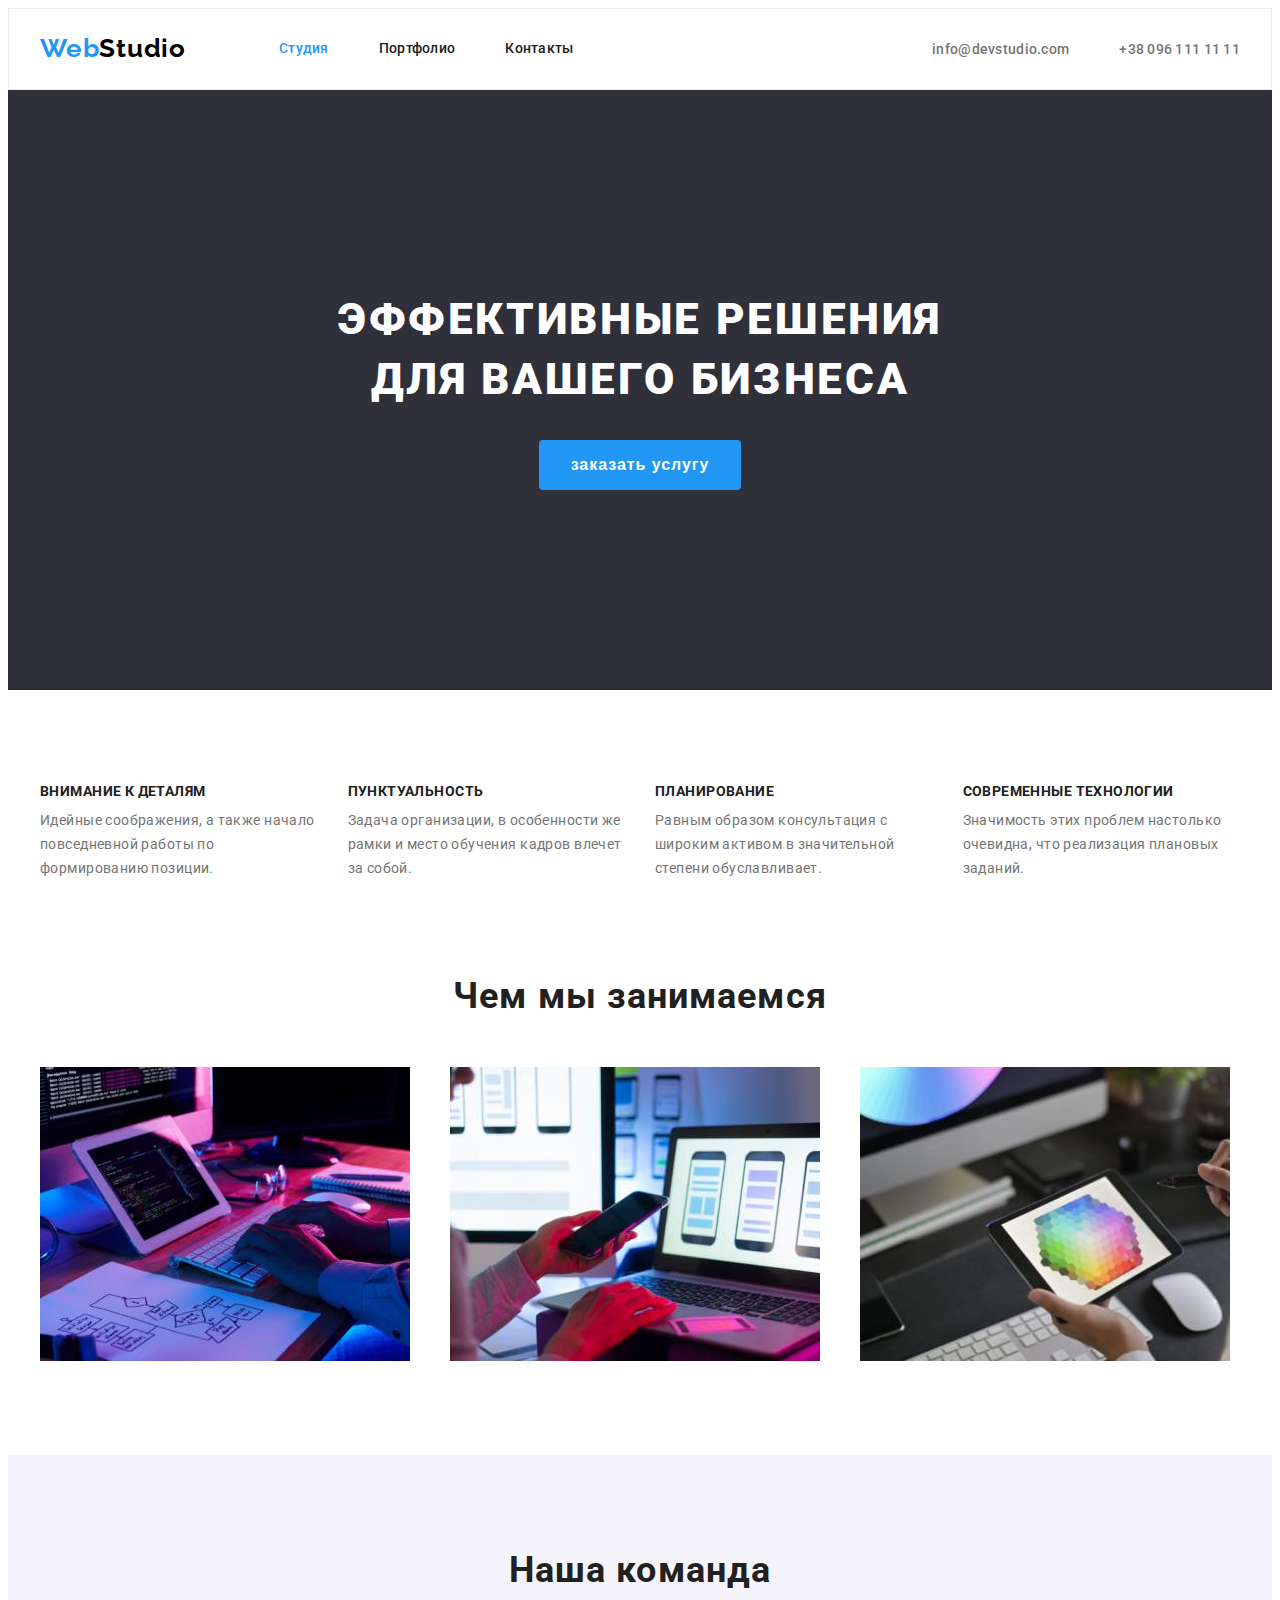
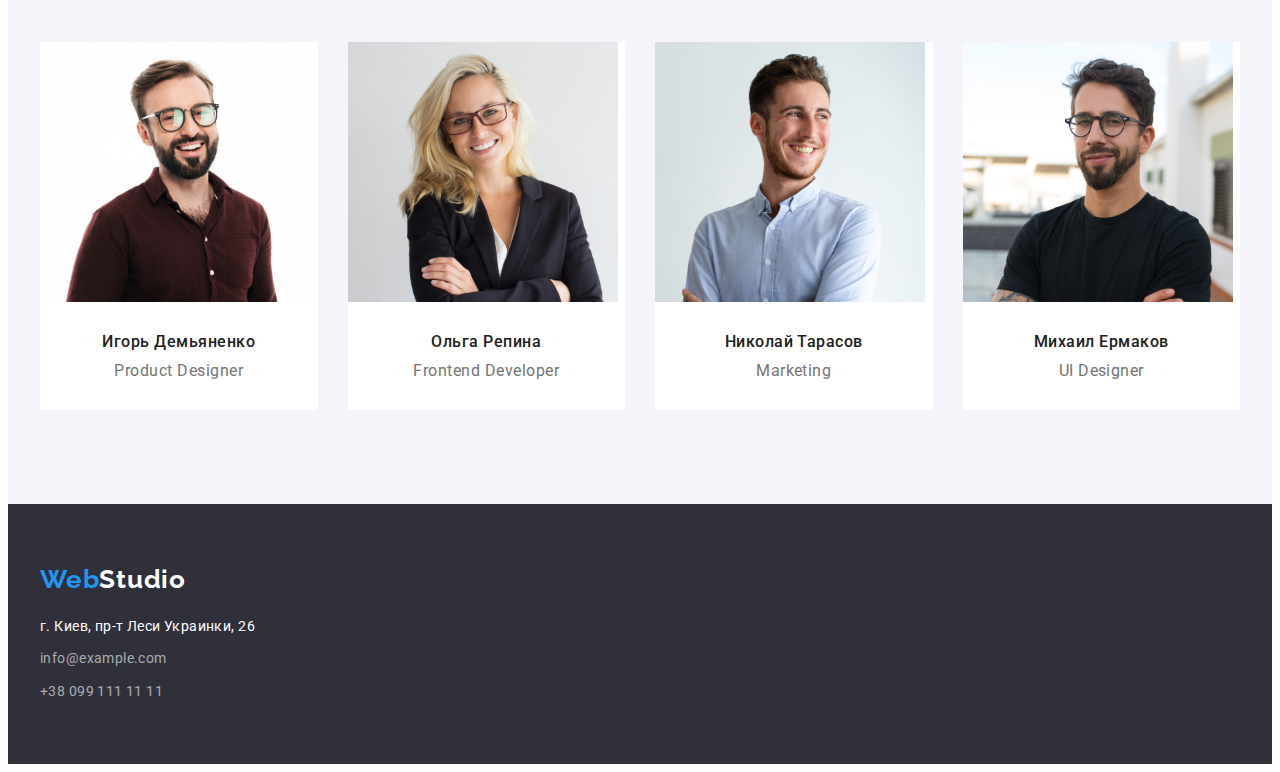
<file: index.html>
<!DOCTYPE html>
<html lang="ru">
  <head>
    <meta charset="UTF-8" />
    <meta name="viewport" content="width=device-width, initial-scale=1.0" />
    <title>Студия</title>
    <link rel="preconnect" href="https://fonts.gstatic.com" />
    <link
      href="https://fonts.googleapis.com/css2?family=Raleway:wght@700&family=Roboto:wght@400;500;700;900&display=swap"
      rel="stylesheet"
    />
    <link
      rel="stylesheet"
      href="https://cdnjs.cloudflare.com/ajax/libs/modern-normalize/1.0.0/modern-normalize.css"
      integrity="sha512-Zx6MlUMKSVJoQ+83OwhdILe8cSEsCzfqThJd7J/VA2UrK6Ctj85p+xzqfyuNXE5B1k25uUdmJ2OzItbBy9GHAQ=="
      crossorigin="anonymous"
    />
    <link rel="stylesheet" href="css/styles.css" />
  </head>
  <body>
    <header class="header">
      <div class="container">
        <nav class="navigation">
          <a class="logo link" href="./index.html" lang="en"
            ><span class="logo-web">Web</span>Studio</a
          >
          <ul class="nav list">
            <li class="nav-item">
              <a class="nav-link link active-link" href="./index.html"
                >Студия</a
              >
            </li>
            <li class="nav-item">
              <a class="nav-link link" href="./portfolio.html">Портфолио</a>
            </li>
            <li class="nav-item">
              <a class="nav-link link" href="">Контакты</a>
            </li>
          </ul>
        </nav>

        <ul class="header-contact list">
          <li class="contact-item">
            <a class="header-contact-link link" href="mailto:info@devstudio.com"
              >info@devstudio.com</a
            >
          </li>
          <li class="contact-item">
            <a class="header-contact-link link" href="tel:+380961111111"
              >+38 096 111 11 11</a
            >
          </li>
        </ul>
      </div>
    </header>

    <main>
      <!-- hero -->
      <section class="section-hero">
        <div class="container hero">
          <h1 class="hero-title">Эффективные решения для вашего бизнеса</h1>
          <button class="hero-button" type="button">заказать услугу</button>
        </div>
      </section>

      <!-- advantages -->
      <section class="section-advadvantages">
        <div class="container">
          <h2 class="visually-hidden">Преимущества</h2>
          <ul class="advantages list">
            <li class="advantages-item">
              <h3 class="advantages-title">Внимание к деталям</h3>
              <p class="advantages-text">
                Идейные соображения, а также начало повседневной работы по
                формированию позиции.
              </p>
            </li>
            <li class="advantages-item">
              <h3 class="advantages-title">Пунктуальность</h3>
              <p class="advantages-text">
                Задача организации, в особенности же рамки и место обучения
                кадров влечет за собой.
              </p>
            </li>
            <li class="advantages-item">
              <h3 class="advantages-title">Планирование</h3>
              <p class="advantages-text">
                Равным образом консультация с широким активом в значительной
                степени обуславливает.
              </p>
            </li>
            <li class="advantages-item">
              <h3 class="advantages-title">Современные технологии</h3>
              <p class="advantages-text">
                Значимость этих проблем настолько очевидна, что реализация
                плановых заданий.
              </p>
            </li>
          </ul>
        </div>
      </section>

      <!-- what are we doing -->
      <section class="section">
        <div class="container">
          <h2 class="section-title">Чем мы занимаемся</h2>
          <ul class="wawd list">
            <li class="wawd-item">
              <img
                src="./images/wawd/box-1.jpg"
                alt="десктопные приложения"
                height="294"
              />
            </li>
            <li class="wawd-item">
              <img
                src="./images/wawd/box-2.jpg"
                alt="мобильные приложения"
                height="294"
              />
            </li>
            <li class="wawd-item">
              <img
                src="./images/wawd/box-3.jpg"
                alt="дизайнерские решения"
                height="294"
              />
            </li>
          </ul>
        </div>
      </section>

      <!-- our team -->
      <section class="section team-background">
        <div class="container">
          <h2 class="section-title">Наша команда</h2>
          <ul class="team list">
            <li class="team-item">
              <img
                src="./images/team/img.jpg"
                alt="фотография Игоря"
                height="260"
              />
              <div class="team-item-content-wrapper">
                <h3 class="team-title">Игорь Демьяненко</h3>
                <p class="team-text" lang="en">Product Designer</p>
              </div>
            </li>
            <li class="team-item">
              <img
                src="./images/team/img-1.jpg"
                alt="фотография Ольги"
                height="260"
              />
              <div class="team-item-content-wrapper">
                <h3 class="team-title">Ольга Репина</h3>
                <p class="team-text" lang="en">Frontend Developer</p>
              </div>
            </li>
            <li class="team-item">
              <img
                src="./images/team/img-2.jpg"
                alt="фотография Николая"
                height="260"
              />
              <div class="team-item-content-wrapper">
                <h3 class="team-title">Николай Тарасов</h3>
                <p class="team-text" lang="en">Marketing</p>
              </div>
            </li>
            <li class="team-item">
              <img
                src="./images/team/img-3.jpg"
                alt="фотография Михаила"
                height="260"
              />
              <div class="team-item-content-wrapper">
                <h3 class="team-title">Михаил Ермаков</h3>
                <p class="team-text" lang="en">UI Designer</p>
              </div>
            </li>
          </ul>
        </div>
      </section>
    </main>

    <footer class="footer">
      <div class="container">
        <a class="logo link" href="./index.html" lang="en"
          ><span class="logo-web">Web</span>Studio</a
        >
        <address class="address">
          <ul class="list">
            <li class="address-item">
              <a
                class="footer-address link"
                href="https://goo.gl/maps/spSaZFSzRsFakHUJA"
                target="_blank"
                rel="noopener noreferrer"
                >г. Киев, пр-т Леси Украинки, 26</a
              >
            </li>
            <li class="address-item">
              <a class="footer-contact link" href="mailto:info@example.com"
                >info@example.com</a
              >
            </li>
            <li class="address-item">
              <a class="footer-contact link" href="tel:+380991111111"
                >+38 099 111 11 11</a
              >
            </li>
          </ul>
        </address>
      </div>
    </footer>
  </body>
</html>
</file>
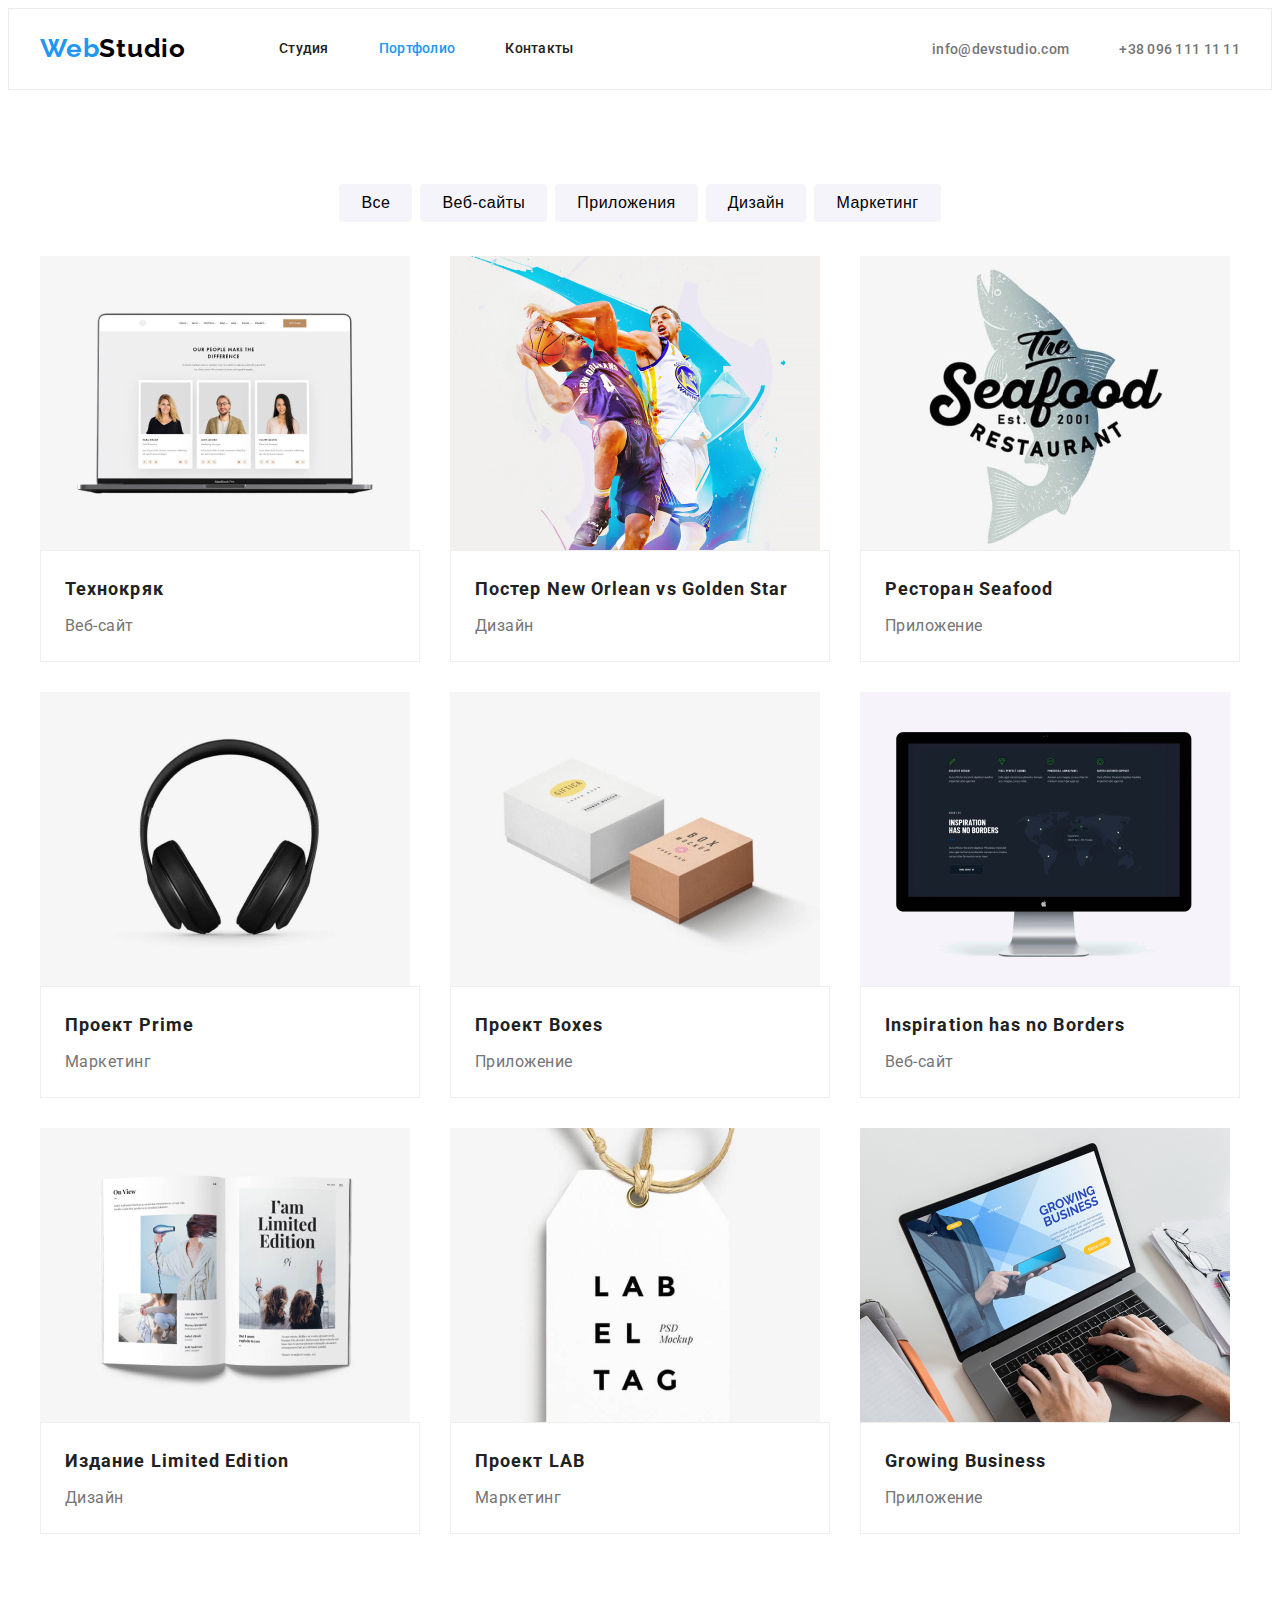
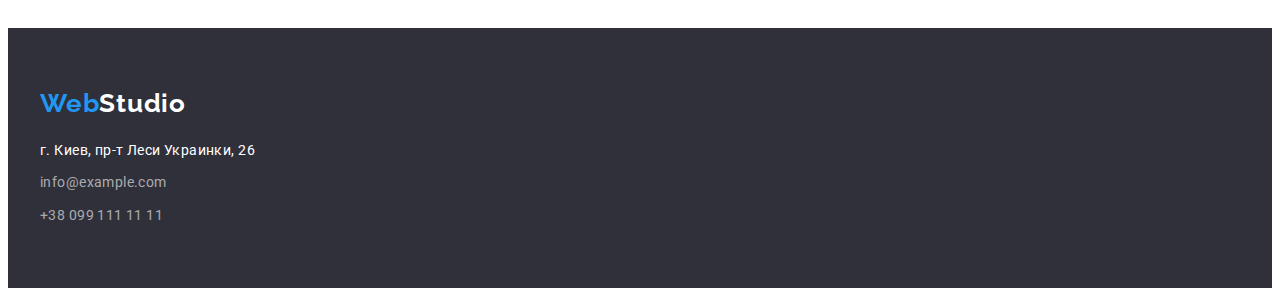
<file: portfolio.html>
<!DOCTYPE html>
<html lang="ru">
  <head>
    <meta charset="UTF-8" />
    <meta name="viewport" content="width=device-width, initial-scale=1.0" />
    <title>Студия</title>
    <link rel="preconnect" href="https://fonts.gstatic.com" />
    <link
      href="https://fonts.googleapis.com/css2?family=Raleway:wght@700&family=Roboto:wght@400;500;700;900&display=swap"
      rel="stylesheet"
    />
    <link
      rel="stylesheet"
      href="https://cdnjs.cloudflare.com/ajax/libs/modern-normalize/1.0.0/modern-normalize.css"
      integrity="sha512-Zx6MlUMKSVJoQ+83OwhdILe8cSEsCzfqThJd7J/VA2UrK6Ctj85p+xzqfyuNXE5B1k25uUdmJ2OzItbBy9GHAQ=="
      crossorigin="anonymous"
    />
    <link rel="stylesheet" href="css/styles.css" />
  </head>
  <body>
    <header class="header">
      <div class="container">
        <nav class="navigation">
          <a class="logo link" href="./index.html" lang="en"
            ><span class="logo-web">Web</span>Studio</a
          >
          <ul class="nav list">
            <li class="nav-item">
              <a class="nav-link link" href="./index.html">Студия</a>
            </li>
            <li class="nav-item">
              <a class="nav-link link active-link" href="./portfolio.html"
                >Портфолио</a
              >
            </li>
            <li class="nav-item">
              <a class="nav-link link" href="">Контакты</a>
            </li>
          </ul>
        </nav>

        <ul class="header-contact list">
          <li class="contact-item">
            <a class="header-contact-link link" href="mailto:info@devstudio.com"
              >info@devstudio.com</a
            >
          </li>
          <li class="contact-item">
            <a class="header-contact-link link" href="tel:+380961111111"
              >+38 096 111 11 11</a
            >
          </li>
        </ul>
      </div>
    </header>

    <main>
      <section class="section">
        <div class="container">
          <h1 class="visually-hidden">Примеры работ</h1>
          <h2 class="visually-hidden">Вы можете выбрать категорию</h2>
          <!-- filters -->
          <ul class="filters list">
            <li class="filters-item">
              <button class="button-filter" type="button">Все</button>
            </li>
            <li class="filters-item">
              <button class="button-filter" type="button">Веб-сайты</button>
            </li>
            <li class="filters-item">
              <button class="button-filter" type="button">Приложения</button>
            </li>
            <li class="filters-item">
              <button class="button-filter" type="button">Дизайн</button>
            </li>
            <li class="filters-item">
              <button class="button-filter" type="button">Маркетинг</button>
            </li>
          </ul>

          <!-- examples of works -->
          <ul class="projects list">
            <li class="projects-item">
              <a class="link" href=""
                ><img
                  src="./images/portfolio/img-9.jpg"
                  alt="изображение сайта"
                  height="294"
                />
                <div class="projects-item-content-wrapper">
                  <h3 class="project-title">Технокряк</h3>
                  <p class="project-type">Веб-сайт</p>
                </div>
              </a>
            </li>
            <li class="projects-item">
              <a class="link" href="">
                <img
                  src="./images/portfolio/img-1.jpg"
                  alt="изображение игры в баскетбол"
                  height="294"
                />
                <div class="projects-item-content-wrapper">
                  <h3 class="project-title">
                    Постер <span lang="en">New Orlean vs Golden Star</span>
                  </h3>
                  <p class="project-type">Дизайн</p>
                </div></a
              >
            </li>
            <li class="projects-item">
              <a class="link" href=""
                ><img
                  src="./images/portfolio/img-2.jpg"
                  alt="логотип ресторана"
                  height="294"
                />
                <div class="projects-item-content-wrapper">
                  <h3 class="project-title">
                    Ресторан <span lang="en">Seafood</span>
                  </h3>
                  <p class="project-type">Приложение</p>
                </div></a
              >
            </li>
            <li class="projects-item">
              <a class="link" href=""
                ><img
                  src="./images/portfolio/img-3.jpg"
                  alt="наушники"
                  height="294"
                />
                <div class="projects-item-content-wrapper">
                  <h3 class="project-title">
                    Проект <span lang="en">Prime</span>
                  </h3>
                  <p class="project-type">Маркетинг</p>
                </div></a
              >
            </li>
            <li class="projects-item">
              <a class="link" href=""
                ><img
                  src="./images/portfolio/img-4.jpg"
                  alt="две коробки"
                  height="294"
                />
                <div class="projects-item-content-wrapper">
                  <h3 class="project-title">
                    Проект <span lang="en">Boxes</span>
                  </h3>
                  <p class="project-type">Приложение</p>
                </div></a
              >
            </li>
            <li class="projects-item">
              <a class="link" href=""
                ><img
                  src="./images/portfolio/img-5.jpg"
                  alt="изображение сайта на мониторе"
                  height="294"
                />
                <div class="projects-item-content-wrapper">
                  <h3 class="project-title" lang="en">
                    Inspiration has no Borders
                  </h3>
                  <p class="project-type">Веб-сайт</p>
                </div></a
              >
            </li>
            <li class="projects-item">
              <a class="link" href=""
                ><img
                  src="./images/portfolio/img-6.jpg"
                  alt="открытый журнал"
                  height="294"
                />
                <div class="projects-item-content-wrapper">
                  <h3 class="project-title">
                    Издание <span lang="en">Limited Edition</span>
                  </h3>
                  <p class="project-type">Дизайн</p>
                </div></a
              >
            </li>
            <li class="projects-item">
              <a class="link" href=""
                ><img
                  src="./images/portfolio/img-7.jpg"
                  alt="логотип"
                  height="294"
                />
                <div class="projects-item-content-wrapper">
                  <h3 class="project-title">
                    Проект <span lang="en">LAB</span>
                  </h3>
                  <p class="project-type">Маркетинг</p>
                </div></a
              >
            </li>
            <li class="projects-item">
              <a class="link" href=""
                ><img
                  src="./images/portfolio/img-8.jpg"
                  alt="главный экран приложения на мониторе ноутбука"
                  height="294"
                />
                <div class="projects-item-content-wrapper">
                  <h3 class="project-title" lang="en">Growing Business</h3>
                  <p class="project-type">Приложение</p>
                </div></a
              >
            </li>
          </ul>
        </div>
      </section>
    </main>

    <footer class="footer">
      <div class="container">
        <a class="logo link" href="./index.html" lang="en"
          ><span class="logo-web">Web</span>Studio</a
        >
        <address class="address">
          <ul class="list">
            <li class="address-item">
              <a
                class="footer-address link"
                href="https://goo.gl/maps/spSaZFSzRsFakHUJA"
                target="_blank"
                rel="noopener noreferrer"
                >г. Киев, пр-т Леси Украинки, 26</a
              >
            </li>
            <li class="address-item">
              <a class="footer-contact link" href="mailto:info@example.com"
                >info@example.com</a
              >
            </li>
            <li class="address-item">
              <a class="footer-contact link" href="tel:+380991111111"
                >+38 099 111 11 11</a
              >
            </li>
          </ul>
        </address>
      </div>
    </footer>
  </body>
</html>
</file>
<file: css/styles.css>
/*  дополнительный цвет текста #757575 */
/*  accent color #2196F3 */
/*  лого хедер #000000 */
/*  герой, лого футер #FFFFFF */
/*  фон хедер #FFFFFF */
/*  ссылки футер color: rgba(255, 255, 255, 0.6);*/
/*  фон герой и футер #2F303A */
/*  фон наша команда #F5F4FA */

:root {
  --main-font: 'Roboto', sans-serif;
  --main-text-color: #212121;
  --secondary-color: #757575;
  --accent-color: #2196f3;
}

body {
  font-family: var(--main-font);
  color: var(--main-text-color);
  background-color: #ffffff;
  /* background-color: #e5e5e5; */
}

h1,
h2,
h3,
h4,
h5,
h6,
p {
  margin: 0;
}

ul,
ol {
  margin: 0;
  padding: 0;
}

img {
  display: block;
  max-width: 100%;
}

.list {
  list-style: none;
}

.link {
  text-decoration: none;
}

.visually-hidden {
  position: absolute !important;
  clip: rect(1px 1px 1px 1px); /* IE6, IE7 */
  clip: rect(1px, 1px, 1px, 1px);
  padding: 0 !important;
  border: 0 !important;
  height: 1px !important;
  width: 1px !important;
  overflow: hidden;
}

.container {
  width: 1200px;
  margin: 0 auto;
  padding-left: 15px;
  padding-right: 15px;
}

.section-title {
  margin-bottom: 50px;

  font-weight: 700;
  font-size: 36px;
  line-height: 1.17;
  text-align: center;
  letter-spacing: 0.03em;
}

/* ============== header ==============*/
.header {
  background-color: #ffffff;
  border: 1px solid #ececec;
}

.header .container {
  display: flex;
  align-items: center;
}

.navigation {
  display: flex;
  align-items: center;
}

.nav.list {
  display: flex;
}

.header-contact.list {
  display: flex;
}

.logo {
  margin-right: 93px;
  padding-top: 24px;
  padding-bottom: 25px;

  font-family: 'Raleway', sans-serif;
  font-weight: 700;
  font-size: 26px;
  line-height: 1.19;
  letter-spacing: 0.03em;

  color: #000000;
}

.logo-web {
  color: var(--accent-color);
}

.nav-item:not(:last-child) {
  margin-right: 50px;
}

.nav-link:hover,
.nav-link:focus {
  color: var(--accent-color);
}

.nav-link {
  display: block;
  padding-top: 32px;
  padding-bottom: 32px;

  font-weight: 500;
  font-size: 14px;
  line-height: 1.14;
  letter-spacing: 0.02em;

  color: var(--main-text-color);
}

.active-link {
  color: var(--accent-color);
}

.header-contact {
  margin-left: auto;
}

.contact-item:not(:last-child) {
  margin-right: 50px;
}

.header-contact-link {
  padding-top: 32px;
  padding-bottom: 32px;

  font-weight: 500;
  font-size: 14px;
  line-height: 1.14;
  letter-spacing: 0.02em;

  color: var(--secondary-color);
}

.header-contact-link:hover,
.header-contact-link:focus {
  color: var(--accent-color);
}

.section {
  padding-top: 94px;
  padding-bottom: 94px;
}

/*  ============== hero ==============  */
.section-hero {
  background: #2f303a;
}
.hero {
  padding-top: 200px;
  padding-bottom: 200px;
  text-align: center;
}

.hero-title {
  max-width: 696px;
  margin: 0 auto;
  margin-bottom: 30px;

  font-weight: 900;
  font-size: 44px;
  line-height: 1.36;
  letter-spacing: 0.06em;
  text-transform: uppercase;

  color: #ffffff;
}

.hero-button {
  min-width: 200px;
  padding: 10px 32px;
  border-radius: 4px;
  border: none;

  font-weight: 700;
  font-size: 16px;
  line-height: 1.87;
  text-align: center;
  letter-spacing: 0.06em;
  cursor: pointer;

  color: #ffffff;
  background-color: var(--accent-color);
}

/* ============== advantages =============== */
.section-advadvantages {
  padding-top: 94px;
}
.advantages {
  display: flex;
  margin-left: -30px;
  margin-top: -30px;
}

.advantages-item {
  flex-basis: calc(100% / 4 - 30px);
  margin-left: 30px;
  margin-top: 30px;
}

.advantages-title {
  margin-bottom: 10px;
  font-weight: 700;
  font-size: 14px;
  line-height: 1.14;
  letter-spacing: 0.03em;
  text-transform: uppercase;
}

.advantages-text {
  font-size: 14px;
  line-height: 1.71;
  letter-spacing: 0.03em;
  color: var(--secondary-color);
}

/*  ============== what are we doing  ============== */
.wawd {
  display: flex;
  margin-left: -30px;
  margin-top: -30px;
}

.wawd-item {
  flex-basis: calc(100% / 3 - 30px);
  margin-left: 30px;
  margin-top: 30px;
}

/*  ============== our team ============== */
.team-background {
  background: #f5f4fa;
}
.team {
  display: flex;
  margin-left: -30px;
  margin-top: -30px;
}

.team-item {
  flex-basis: calc(100% / 4 - 30px);
  margin-left: 30px;
  margin-top: 30px;
  font-size: 16px;
  line-height: 1.19;
  text-align: center;
  letter-spacing: 0.03em;

  background: #ffffff;
}

.team-item-content-wrapper {
  padding-top: 30px;
  padding-bottom: 30px;
}

.team-title {
  margin-bottom: 10px;
  font-weight: 500;
  font-size: 16px;
}

.team-text {
  color: var(--secondary-color);
}

/*  ================= footer ================  */
.footer {
  background: #2f303a;
}

.footer .container {
  padding-top: 60px;
  padding-bottom: 60px;
}

.footer > .container > .logo {
  color: #ffffff;
  padding: 0;
  margin: 0;
}

.address {
  margin-top: 20px;
  font-style: normal;
  font-size: 14px;
  line-height: 1.71;
  letter-spacing: 0.03em;
}

.footer-address {
  color: #ffffff;
}

.address-item:not(:last-child) {
  margin-bottom: 9px;
}

.footer-contact {
  color: rgba(255, 255, 255, 0.6);
}

/*  ============== portfolio ================ */
.filters {
  display: flex;
  justify-content: center;
  margin-bottom: 34px;
}

.filters-item:not(:last-child) {
  margin-right: 8px;
}
.button-filter {
  padding: 6px 22px;
  border: none;
  border-radius: 4px;

  font-weight: 500;
  font-size: 16px;
  line-height: 1.62;
  text-align: center;
  letter-spacing: 0.03em;
  cursor: pointer;

  background-color: #f5f4fa;
}

.button-filter:hover,
.button-filter:focus {
  color: #ffffff;
  background-color: var(--accent-color);
}

.projects {
  display: flex;
  flex-wrap: wrap;
  margin-top: -30px;
  margin-left: -30px;
}

.projects-item {
  flex-basis: calc(100% / 3 - 30px);
  margin-top: 30px;
  margin-left: 30px;
}

.projects-item-content-wrapper {
  padding: 20px 24px;
  border: 1px solid #eeeeee;
}
.project-title {
  margin-bottom: 4px;
  font-weight: 700;
  font-size: 18px;
  line-height: 2;
  letter-spacing: 0.06em;
  color: var(--main-text-color);
}

.project-type {
  font-size: 16px;
  line-height: 1.87;
  letter-spacing: 0.03em;

  color: var(--secondary-color);
}
</file>
